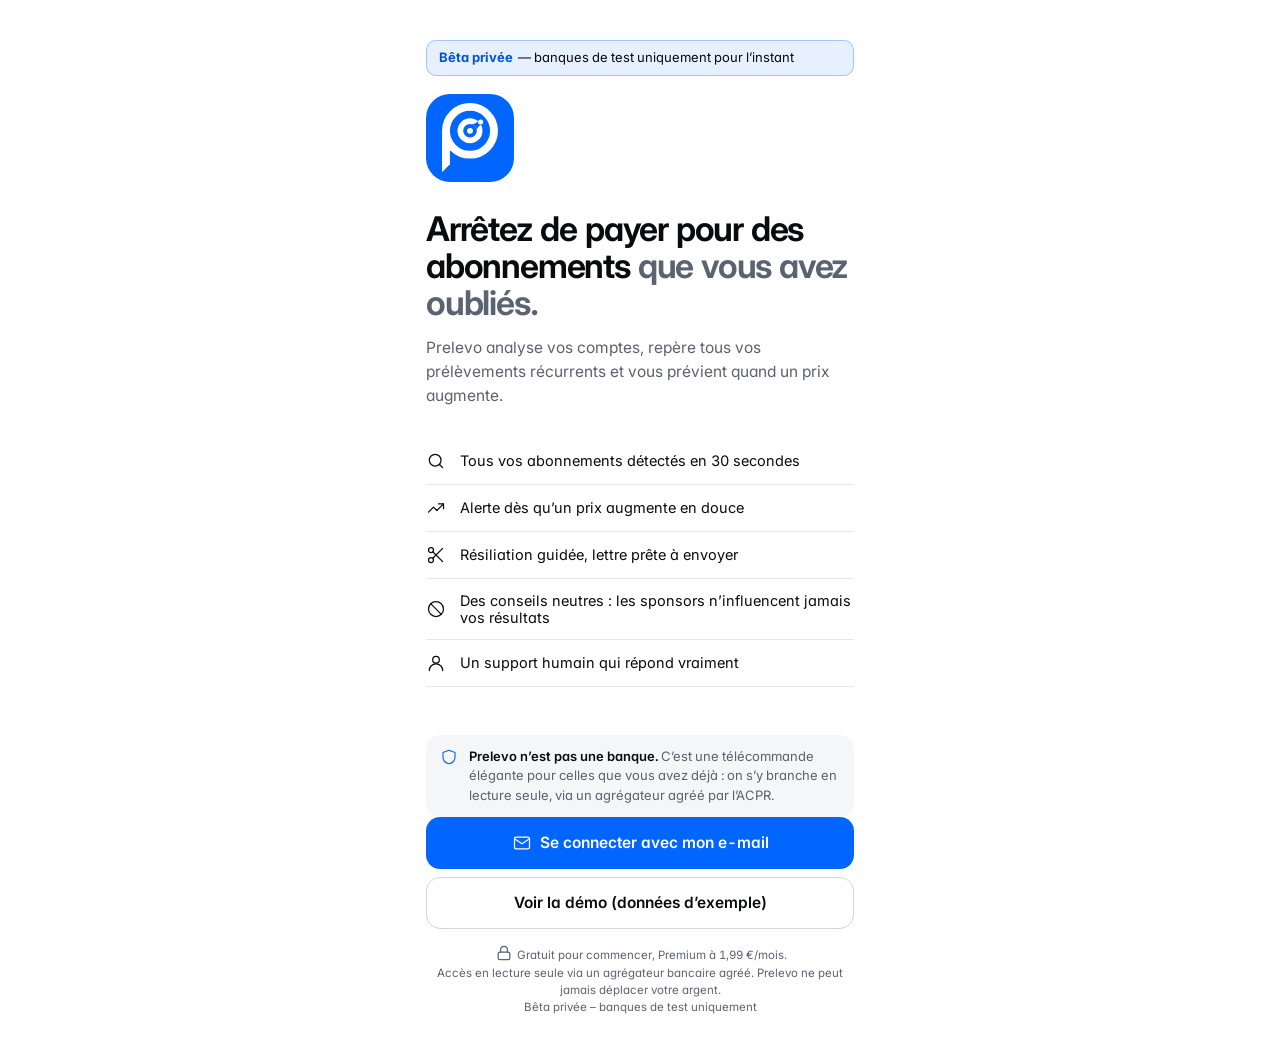
<file: ios-app/www/index.html>
<!doctype html>
<html lang="fr">
<head>
  <meta charset="utf-8">
  <meta name="viewport" content="width=device-width, initial-scale=1, viewport-fit=cover">
  <meta name="theme-color" content="#FFFFFF">
  <script>/* thème Jour / Nuit / Automatique, appliqué avant le CSS : pas de flash */
  (function(){var K='prelevo-theme',t,d=document.documentElement,m=window.matchMedia&&matchMedia('(prefers-color-scheme: dark)');
  try{t=localStorage.getItem(K)}catch(e){} if(t!=='light'&&t!=='dark')t='auto';
  function a(){var n=t==='dark'||(t==='auto'&&m&&m.matches);d.setAttribute('data-theme',n?'dark':'light');d.setAttribute('data-theme-pref',t);
    var c=document.querySelector('meta[name="theme-color"]');if(c)c.setAttribute('content',n?'#0A0B0D':'#FFFFFF');
    var s=document.querySelector('meta[name="apple-mobile-web-app-status-bar-style"]');if(s)s.setAttribute('content',n?'black':'default')}
  window.PrelevoTheme={get:function(){return t},set:function(v){t=(v==='light'||v==='dark')?v:'auto';try{t==='auto'?localStorage.removeItem(K):localStorage.setItem(K,t)}catch(e){}a()}};
  if(m){m.addEventListener?m.addEventListener('change',function(){if(t==='auto')a()}):m.addListener&&m.addListener(function(){if(t==='auto')a()})}
  a()})();</script>
  <meta name="color-scheme" content="light dark">
  <meta name="description" content="Prelevo – l'app qui traque vos abonnements. Maquette cliquable (données d'exemple).">
  <meta name="apple-mobile-web-app-capable" content="yes">
  <meta name="apple-mobile-web-app-status-bar-style" content="default">
  <meta name="apple-mobile-web-app-title" content="Prelevo">
  <link rel="manifest" href="manifest.json">
  <link rel="icon" href="icons/favicon.svg?v=85" type="image/svg+xml">
  <link rel="icon" href="icons/favicon-32.png?v=85" sizes="32x32" type="image/png">
  <link rel="apple-touch-icon" href="icons/apple-touch-icon-180.png?v=85" sizes="180x180">
  <link rel="stylesheet" href="styles.css?v=86">
  <title>Prelevo – l'app qui traque vos abonnements</title>
</head>
<body>
  <div id="app" class="app"></div>
  <nav id="tabbar" class="tabbar" hidden aria-label="Navigation principale">
    <a href="#/dashboard" data-tab="dashboard" aria-label="Accueil"><span class="ti"><svg class="i" viewBox="0 0 24 24" fill="none" stroke="currentColor" stroke-width="1.75" stroke-linecap="round" stroke-linejoin="round" aria-hidden="true"><path d="M4 11l8-7 8 7v9H4z"/></svg></span><span class="lab">Accueil</span></a>
    <a href="#/graphiques" data-tab="graphiques" aria-label="Graphiques"><span class="ti"><svg class="i" viewBox="0 0 24 24" fill="none" stroke="currentColor" stroke-width="1.75" stroke-linecap="round" stroke-linejoin="round" aria-hidden="true"><path d="M4 19V5M4 19h16"/><path d="M8 15l3.2-3.6 2.6 2.2L19 7"/></svg></span><span class="lab">Graphiques</span></a>
    <a href="#/abonnements" data-tab="abonnements" aria-label="Transactions"><span class="ti"><svg class="i" viewBox="0 0 24 24" fill="none" stroke="currentColor" stroke-width="1.75" stroke-linecap="round" stroke-linejoin="round" aria-hidden="true"><path d="M8 6h12M8 12h12M8 18h12M4 6h.01M4 12h.01M4 18h.01"/></svg></span><span class="lab">Transactions</span></a>
    <a href="#/alertes" data-tab="alertes" aria-label="Alertes"><span class="ti"><svg class="i" viewBox="0 0 24 24" fill="none" stroke="currentColor" stroke-width="1.75" stroke-linecap="round" stroke-linejoin="round" aria-hidden="true"><path d="M6 8a6 6 0 0 1 12 0c0 7 3 9 3 9H3s3-2 3-9"/><path d="M10.3 21a1.94 1.94 0 0 0 3.4 0"/></svg><i id="alert-dot" class="dot"></i></span><span class="lab">Alertes</span></a>
    <a href="#/premium" data-tab="premium" aria-label="Premium"><span class="ti"><svg class="i" viewBox="0 0 24 24" fill="none" stroke="currentColor" stroke-width="1.75" stroke-linecap="round" stroke-linejoin="round" aria-hidden="true"><path d="M12 3.5l2.6 5.3 5.9.9-4.3 4.1 1 5.8L12 16.9l-5.2 2.7 1-5.8-4.3-4.1 5.9-.9z"/></svg></span><span class="lab">Premium</span></a>
  </nav>
  <div id="toast" class="toast" role="status" aria-live="polite"></div>
  <script src="config.js"></script>
  <script src="powens.js"></script>
  <script src="api.js"></script>
  <script src="store.js?v=86"></script>
  <script src="app.js?v=86"></script>
  <link rel="stylesheet" href="native.css">
  <script src="links.js"></script>
  <script src="native.js"></script>
</body>
</html>
</file>
<file: ios-app/www/styles.css>
/* Prelevo – direction minimaliste noir + bleu (v4) */
@font-face{font-family:Inter;src:url("assets/fonts/inter-latin.woff2") format("woff2");font-weight:100 900;font-style:normal;font-display:swap}
:root{
  /* Palette Prelevo : Noir Radar #0A0B0D, Graphite #16181D, Bleu Radar #0066FF, Bleu Signal #4D94FF, Bleu Brume #E6F0FF */
  --bg:#FFFFFF; --surface:#FFFFFF; --soft:#F5F6F8; --chip:#F0F2F5;
  --ink:#0A0B0D; --ink2:#5B616E; --muted:#8A909C; --line:#E4E7EC; --line2:#D3D7DE;
  --accent:#0066FF;            /* Bleu Radar : unique couleur d'accent (actions, économies) */
  --accent-ink:#FFFFFF;        /* texte sur l'accent */
  --tint:#E6F0FF;              /* Bleu Brume */
  /* Palette stricte Bleu / Blanc / Noir */
  --ok:var(--accent);          /* succès, synchro OK, confirmations = bleu */
  --warn:var(--ink);           /* alertes (hausse de prix, double prélèvement) = noir + icône */
  --err:#C2372F;               /* rouge sourd, usage minimal : erreurs techniques réelles (banque déconnectée) */
  --up:#0C7A43;                /* entrées : vert lisible sur fond clair (le vert vif échoue au contraste) */
  --down:#C2372F;              /* sorties et actions destructrices, lisible sur fond clair */
  --accent-on-tint:#0054D6;    /* bleu proche de #0066FF, lisible sur Bleu Brume et sur --soft */
  /* alias de compatibilité (anciens noms utilisés dans le JS) */
  --mint:var(--accent); --red:var(--warn); --amber:var(--ink2); --blue:var(--ink);
  --mintbg:transparent; --redbg:transparent; --amberbg:transparent; --bluebg:transparent;
  --r:14px;
  --font:"Inter",-apple-system,BlinkMacSystemFont,"Segoe UI",Roboto,"Helvetica Neue",Arial,sans-serif;
}
:root{color-scheme:light}
:root[data-theme="dark"]{color-scheme:dark; --bg:#0A0B0D; --surface:#0A0B0D; --soft:#16181D; --chip:#1C1F25;
    --ink:#F3F4F6; --ink2:#AEB3BD; --muted:#7D838F; --line:#23262D; --line2:#30343C;
    --accent:#4D94FF; --accent-ink:#0A0B0D; --tint:#152241; --err:#F07167;
    --up:#3DDB8F; --down:#FF5A6A; --accent-on-tint:var(--accent); }
/* sans JS : on suit le système */
@media (prefers-color-scheme: dark){
  :root:not([data-theme]){color-scheme:dark; --bg:#0A0B0D; --surface:#0A0B0D; --soft:#16181D; --chip:#1C1F25;
    --ink:#F3F4F6; --ink2:#AEB3BD; --muted:#7D838F; --line:#23262D; --line2:#30343C;
    --accent:#4D94FF; --accent-ink:#0A0B0D; --tint:#152241; --err:#F07167;
    --up:#3DDB8F; --down:#FF5A6A; --accent-on-tint:var(--accent); }
}
*{box-sizing:border-box;margin:0;padding:0}
html,body{background:var(--bg);color:var(--ink);font-family:var(--font);-webkit-font-smoothing:antialiased;font-feature-settings:"tnum" 1,"cv11" 1}
a{color:inherit;text-decoration:none}
button{font:inherit;border:0;background:none;color:inherit;cursor:pointer}
.i{width:20px;height:20px;flex:none;display:inline-block;vertical-align:-4px}
.app{max-width:480px;margin:0 auto;min-height:100vh;padding:0 0 100px}
.screen{padding:calc(18px + env(safe-area-inset-top)) 22px 32px;animation:in .2s ease}
@keyframes in{from{opacity:0}to{opacity:1}}

/* barre du haut */
.topbar{display:flex;align-items:center;justify-content:space-between;gap:10px;margin-bottom:22px;min-height:40px}
.topbar h1{font-size:24px;font-weight:650;letter-spacing:-.025em}
.back,.gear{width:40px;height:40px;border-radius:50%;display:grid;place-items:center;color:var(--ink);
  background:color-mix(in srgb, var(--bg) 12%, transparent);
  border:1px solid color-mix(in srgb, #fff 28%, transparent);
  -webkit-backdrop-filter:blur(18px) saturate(1.7);
  backdrop-filter:blur(18px) saturate(1.7);
  box-shadow:inset 0 1px 0 color-mix(in srgb, #fff 45%, transparent)}
.brand{display:flex;align-items:center;gap:10px;font-weight:600;font-size:16px;letter-spacing:-.01em}
.brand .lg{display:flex}.brand img{width:auto;height:28px}
.demo{font-size:10.5px;color:var(--muted);letter-spacing:.02em;white-space:nowrap}
.hello{color:var(--ink2);font-size:14px;margin-bottom:6px;display:flex;align-items:center;gap:8px;flex-wrap:wrap}
.hello .demo{margin-left:auto}
.plan-pill{font-size:11px;font-weight:600;color:var(--muted);border:1px solid var(--line);border-radius:99px;padding:2px 8px}
.plan-pill.p{color:var(--accent-on-tint);border-color:transparent;background:var(--tint)}

/* cartes plates */
.card{background:var(--surface);border:1px solid var(--line);border-radius:var(--r);padding:18px;margin-bottom:14px}
.muted{color:var(--muted)} .small{font-size:12.5px} .center{text-align:center}

/* grand chiffre */
.hero{display:block;padding:18px 0 26px;margin-bottom:8px;border-bottom:1px solid var(--line)}
.hero .lbl{font-size:13px;color:var(--ink2)}
.hero .big{font-size:52px;font-weight:600;letter-spacing:-.045em;line-height:1.05;margin:8px 0 6px}
.hero .big span{font-size:17px!important;color:var(--muted);opacity:1!important;letter-spacing:0;font-weight:500}
.hero .sub{font-size:13.5px;color:var(--ink2)}
.bar{height:3px;background:var(--line);border-radius:99px;margin:20px 0 8px;overflow:hidden}
.bar i{display:block;height:100%;background:var(--ink)}
.bar-legend{display:flex;justify-content:space-between;font-size:12px;color:var(--muted)}

.grid2{display:grid;grid-template-columns:1fr 1fr;gap:0;margin:0 0 18px;border-bottom:1px solid var(--line)}
.kpi{padding:18px 0}
.kpi+.kpi{padding-left:18px;border-left:1px solid var(--line)}
.kpi .lbl{font-size:12.5px;color:var(--ink2);display:flex;align-items:center;gap:4px}
.kpi .lbl .i{width:14px;height:14px}
.kpi .val{font-size:26px;font-weight:600;letter-spacing:-.03em;margin-top:6px}
.kpi .hint{font-size:12px;color:var(--muted);margin-top:3px}
.kpi.green .val{color:var(--accent)}
.blur{filter:blur(7px);user-select:none}

.section-h{display:flex;justify-content:space-between;align-items:baseline;margin:28px 0 10px}
.section-h h2{font-size:13px;font-weight:600;color:var(--ink2);text-transform:uppercase;letter-spacing:.06em;display:flex;align-items:center;gap:6px}
.section-h h2 .i{width:15px;height:15px}
.section-h a{font-size:13px;color:var(--ink);font-weight:500;text-decoration:underline;text-underline-offset:3px;text-decoration-color:var(--line2)}

/* lignes */
.row{display:flex;align-items:center;gap:14px;padding:15px 0;border-bottom:1px solid var(--line)}
.row:last-child{border-bottom:0}
.card .row{padding:14px 0}
.logo{width:38px;height:38px;border-radius:50%;display:grid;place-items:center;font-weight:600;font-size:12.5px;flex:none;background:var(--chip)!important;color:var(--ink)!important;letter-spacing:.02em}
.row .mid{flex:1;min-width:0}
.row .name{font-weight:550;font-size:15px;line-height:1.35}
.row .meta{font-size:12.5px;color:var(--muted);margin-top:2px}
.row .amt{text-align:right;font-weight:550;font-size:15px;white-space:nowrap}
.row .amt small{display:block;font-weight:400;color:var(--muted);font-size:11.5px;margin-top:2px}

/* étiquettes discrètes (plus de pastilles colorées) */
.badge{display:inline-flex;align-items:center;gap:3px;font-size:11.5px;font-weight:500;margin-left:8px;color:var(--muted);vertical-align:1px}
.badge .i{width:12px;height:12px;vertical-align:-1px}
.b-red{color:var(--warn);font-weight:650} .b-green{color:var(--accent)} .b-amber,.b-blue,.b-lock{color:var(--muted)}
.strike{text-decoration:line-through;color:var(--muted)}

.chips{display:flex;gap:18px;overflow-x:auto;margin:0 0 6px;border-bottom:1px solid var(--line);scrollbar-width:none}
.chip{flex:none;padding:10px 0;font-size:13.5px;font-weight:500;color:var(--muted);border-bottom:1.5px solid transparent;margin-bottom:-1px;display:flex;align-items:center;gap:4px}
.chip .i{width:13px;height:13px}
.chip.on{color:var(--ink);border-bottom-color:var(--ink)}

/* encadrés : filet fin, pas de fond coloré */
.banner{display:flex;gap:12px;align-items:flex-start;border:1px solid var(--line);border-radius:var(--r);padding:15px;margin-bottom:12px;font-size:13.5px;line-height:1.45;color:var(--ink2)}
.banner .ic{line-height:0;color:var(--ink);padding-top:1px}
.banner b{display:block;font-size:14.5px;margin-bottom:2px;color:var(--ink);font-weight:600}
.banner.red .ic{color:var(--warn)}
.banner.err .ic{color:var(--err)}
.banner.green .ic{color:var(--accent)}
.banner a{color:var(--ink)}

/* boutons */
.btn{display:flex;align-items:center;justify-content:center;gap:8px;width:100%;min-height:52px;border-radius:12px;font-weight:600;font-size:15.5px;background:var(--accent);color:var(--accent-ink);text-align:center;padding:0 16px;line-height:1.2}
.btn.mint{background:var(--accent);color:var(--accent-ink)}
.btn.dark{background:var(--ink);color:var(--bg)}
.btn.ghost{background:transparent;color:var(--ink);border:1px solid var(--line2)}
.btn.danger{background:transparent;color:var(--ink);border:1px solid var(--line2)}
.btn+.btn{margin-top:10px}
.btn-pair{display:grid;grid-template-columns:1fr 1fr;gap:10px;margin:14px 0}
.btn-pair .btn{margin-top:0}
.small-btn{min-height:44px;font-size:14.5px;margin-top:12px}

/* détail */
.detail-head{text-align:left;padding:4px 0 22px;border-bottom:1px solid var(--line);margin-bottom:18px}
.detail-head .logo{width:46px;height:46px;font-size:14px;margin:0 0 14px}
.detail-head .price{font-size:44px;font-weight:600;letter-spacing:-.04em;margin-top:2px}
.detail-head .badge{margin-left:0;margin-right:12px}
.kv{display:flex;justify-content:space-between;gap:12px;padding:13px 0;border-bottom:1px solid var(--line);font-size:14px}
.kv:last-child{border-bottom:0}
.kv span:first-child{color:var(--ink2);display:flex;align-items:center;gap:8px}
.kv span:last-child{font-weight:500}
.card .kv{padding:12px 0}
.chart{display:flex;align-items:flex-end;gap:10px;height:110px;padding-top:12px}
.chart .col{flex:1;display:flex;flex-direction:column;align-items:center;gap:6px;font-size:10.5px;color:var(--muted)}
.chart .col i{display:block;width:100%;border-radius:3px;background:var(--line)}
.chart .col.up i{background:var(--ink)}

/* résiliation */
.steps{display:flex;gap:6px;margin-bottom:22px}
.steps i{flex:1;height:2px;background:var(--line)}
.steps i.on{background:var(--ink)}
.letter{background:var(--soft);border-radius:12px;padding:18px;font-family:ui-serif,Georgia,"Times New Roman",serif;font-size:13px;line-height:1.6;color:var(--ink);white-space:pre-wrap;max-height:330px;overflow:auto}
.option{display:flex;gap:14px;align-items:center;padding:16px;border-radius:12px;border:1px solid var(--line);margin-bottom:10px;background:transparent;width:100%;text-align:left}
.option.on{border-color:var(--ink);box-shadow:inset 0 0 0 1px var(--ink)}
.option .ic{line-height:0}
.option b{display:block;font-size:14.5px;font-weight:600}
.option span{font-size:12.5px;color:var(--muted)}
.success{text-align:center;padding:40px 10px}
.success .ok{width:64px;height:64px;border-radius:50%;border:1px solid var(--accent);color:var(--accent);display:grid;place-items:center;margin:0 auto 18px}
.success .ok .i{width:30px;height:30px}
.help-link{display:flex;justify-content:center;align-items:center;gap:6px;margin-top:16px;font-size:13.5px;color:var(--ink2);text-decoration:underline;text-underline-offset:3px;text-decoration-color:var(--line2)}
.help-link .i{width:16px;height:16px}

.al-lead{margin:-4px 2px 14px;color:var(--muted);font-size:14.5px}
.al-tools{display:flex;justify-content:flex-end;margin:-4px 2px 0}
.al-tools button{border:0;background:none;color:var(--accent);font:inherit;font-size:13.5px;font-weight:600;min-height:44px;padding:0 4px}
.al-row.unread .name{font-weight:650}
.al-row.unread .cat{box-shadow:inset 0 0 0 2px var(--accent)}

/* accueil */
.onb{min-height:100vh;display:flex;flex-direction:column;padding:calc(40px + env(safe-area-inset-top)) 26px 30px;background:var(--bg);color:var(--ink)}
.onb .lg{display:block}.onb .logo-xl{width:auto;height:60px;margin-bottom:34px}
.onb h1{font-size:34px;line-height:1.1;font-weight:650;letter-spacing:-.035em;margin-bottom:14px}
.onb h1 em{font-style:normal;color:var(--muted)}
.onb p.lead{color:var(--ink2);font-size:15.5px;line-height:1.55}
.onb ul{list-style:none;margin:30px 0;display:grid;gap:0}
.onb li{display:flex;gap:14px;align-items:center;font-size:14.5px;padding:13px 0;border-bottom:1px solid var(--line)}
.onb li span{line-height:0;color:var(--ink)}
.onb .spacer{flex:1}
.onb .fine{font-size:11.5px;color:var(--muted);text-align:center;margin-top:14px;line-height:1.5}
.banks{display:grid;grid-template-columns:1fr 1fr;gap:10px;margin:16px 0}
.bank{border:1px solid var(--line);border-radius:12px;padding:14px;display:flex;align-items:center;gap:10px;font-weight:500;font-size:14px;text-align:left}
.bank.on{border-color:var(--ink);box-shadow:inset 0 0 0 1px var(--ink)}
.bank .logo{width:32px;height:32px;font-size:11px}
.search{display:flex;align-items:center;gap:10px;border:1px solid var(--line);border-radius:12px;padding:0 14px;height:48px;color:var(--muted);font-size:14.5px}
.loader{text-align:center;padding:60px 10px}
.spin{width:44px;height:44px;border-radius:50%;border:1.5px solid var(--line);border-top-color:var(--ink);animation:sp 0.9s linear infinite;margin:0 auto 24px}
@keyframes sp{to{transform:rotate(360deg)}}
.scanlist{text-align:left;max-width:300px;margin:24px auto 0;display:grid;gap:12px;font-size:14px}
.scanlist div{opacity:.3;transition:opacity .3s;display:flex;gap:10px;align-items:center}
.scanlist div .i{color:var(--accent);width:18px;height:18px}
.scanlist div.done{opacity:1}

/* premium */
.plans{display:grid;gap:10px;margin:18px 0 12px}
.plan{position:relative;display:flex;align-items:center;gap:12px;width:100%;text-align:left;border:1px solid var(--line);border-radius:14px;padding:14px 16px;background:var(--surface);color:var(--ink)}
.plan.free{background:var(--soft);border-color:transparent}
.plan.free h3,.plan.free .p{color:var(--ink2)}
.plan.on{border-color:var(--accent);box-shadow:inset 0 0 0 1px var(--accent)}
.plan .radio{width:18px;height:18px;border-radius:50%;border:1.5px solid var(--line2);flex:none}
.plan.on .radio{border:5px solid var(--accent)}
.pl-l{flex:1;min-width:0}
.pl-l span{display:block;font-size:12.5px;color:var(--muted);margin-top:2px}
.pl-r{text-align:right;white-space:nowrap}
.plan h3{font-size:15px;color:var(--ink);font-weight:600;letter-spacing:-.01em}
.plan .save{white-space:nowrap;font-size:11px;font-weight:600;color:var(--accent-on-tint);background:var(--tint);border-radius:99px;padding:2px 7px;margin-left:4px;vertical-align:1px}
.plan .p{font-size:22px;font-weight:600;letter-spacing:-.03em}
.plan .p small{font-size:12.5px;font-weight:500;color:var(--muted);letter-spacing:0}
.rec-b{position:absolute;top:-9px;right:14px;background:var(--accent);color:var(--accent-ink);font-style:normal;font-size:10.5px;font-weight:600;padding:2px 8px;border-radius:99px;letter-spacing:.02em}
.plan-stack{display:grid}
.plan-stack.on .plan{border-bottom-left-radius:0;border-bottom-right-radius:0}
.plan-stack.on .perks{border:1px solid var(--accent);border-top:0;border-radius:0 0 14px 14px;background:var(--soft);margin-top:-1px}
.perks summary{list-style:none;cursor:pointer;display:flex;align-items:center;justify-content:space-between;gap:8px;min-height:44px;padding:12px 16px;font-size:13.5px;font-weight:600;color:var(--ink2)}
.perks summary::-webkit-details-marker{display:none}
.perks summary:after{content:"";width:8px;height:8px;border-right:1.6px solid var(--muted);border-bottom:1.6px solid var(--muted);transform:rotate(45deg);margin-top:-4px;flex:none}
.perks[open] summary:after{transform:rotate(-135deg);margin-top:4px}
.perks ul{list-style:none;padding:0 16px 12px;display:grid;gap:8px}
.perks li{font-size:14px;color:var(--ink);padding-left:18px;position:relative}
.perks li:before{content:"";position:absolute;left:0;top:6px;width:9px;height:5px;border-left:1.6px solid var(--accent);border-bottom:1.6px solid var(--accent);transform:rotate(-45deg)}
.payoff{display:flex;gap:8px;margin:14px 0 10px}
.payoff>div{flex:1;min-width:0;border:1px solid var(--line);border-radius:14px;padding:12px 12px 10px;background:var(--surface)}
.payoff .k{font-size:12px;color:var(--muted);line-height:1.35}
.payoff b{display:block;margin:3px 0 1px;font-size:22px;letter-spacing:-.03em;font-weight:650}
.payoff .win{border-color:color-mix(in srgb, var(--up) 50%, var(--line))}
.payoff .win b{color:var(--up)}
.found-list{list-style:none;margin:0 0 4px;padding:0;display:grid;gap:6px}
.found-list li{font-size:13.5px;color:var(--ink2);padding-left:16px;position:relative}
.found-list li:before{content:"";position:absolute;left:0;top:7px;width:6px;height:6px;border-radius:50%;background:var(--accent)}
.cmp-more{margin:0 0 16px}
.cmp-more>summary{list-style:none;cursor:pointer;display:flex;align-items:center;justify-content:space-between;gap:8px;padding:14px 16px;border:1px solid var(--line);border-radius:14px;background:var(--surface);font-weight:600;font-size:14.5px;color:var(--ink)}
.cmp-more>summary::-webkit-details-marker{display:none}
.cmp-more>summary:after{content:"";width:8px;height:8px;border-right:1.6px solid var(--muted);border-bottom:1.6px solid var(--muted);transform:rotate(45deg);margin-top:-4px;flex:none}
.cmp-more[open]>summary{border-radius:14px 14px 0 0}
.cmp-more[open]>summary:after{transform:rotate(-135deg);margin-top:4px}
.cmp-more .card{border-radius:0 0 14px 14px;border-top:0;margin:0}
.sub-bar{position:fixed;left:14px;right:14px;bottom:calc(88px + env(safe-area-inset-bottom));z-index:12;max-width:452px;margin:0 auto}
.sub-bar .btn{flex-direction:column;gap:1px;min-height:54px;border-radius:16px;padding:8px 16px;box-shadow:0 10px 28px color-mix(in srgb, var(--accent) 42%, transparent)}
.sub-bar .btn small{font-size:12px;font-weight:550;opacity:.88}
body:has(.sub-bar) .app{padding-bottom:calc(150px + env(safe-area-inset-bottom))}
.cmp{width:100%;border-collapse:collapse;font-size:13.5px}
.cmp th{font-size:11.5px;color:var(--muted);font-weight:500;text-align:center;padding:4px 4px 10px;text-transform:uppercase;letter-spacing:.05em}
.cmp th:first-child{text-align:left}
.cmp td{padding:11px 4px;border-top:1px solid var(--line);text-align:center;color:var(--ink2)}
.cmp td:first-child{text-align:left;color:var(--ink)}
.cmp .i{width:16px;height:16px}
.y{color:var(--accent)!important;font-weight:500} .n{color:var(--muted)!important}
.toggle{display:flex;border:1px solid var(--line);border-radius:10px;padding:3px;margin-bottom:6px}
.toggle button{flex:1;height:36px;border-radius:7px;font-weight:500;font-size:13.5px;color:var(--muted)}
.toggle button.on{background:var(--ink);color:var(--bg)}
.trial{display:flex;justify-content:center;align-items:center;gap:8px;font-size:13.5px;color:var(--ink2);margin-bottom:18px}
.trial b{color:var(--ink);font-weight:600}
.trial>span{text-align:center;line-height:1.45}
.trial .sel{color:var(--ink);font-weight:600}
.trial .i{width:17px;height:17px;color:var(--accent)}
.prem-title{font-size:25px;font-weight:650;letter-spacing:-.02em;text-align:center;margin:2px 0 16px}
.paccs{display:grid;gap:10px}
.pacc{border:1px solid var(--line);border-radius:14px;background:var(--surface);overflow:hidden}
.pacc.is-free{background:var(--soft);border-color:transparent}
.pacc.is-current{border-color:var(--accent);box-shadow:inset 0 0 0 1px var(--accent)}
.pacc h2{margin:0;font:inherit}
.pacc h2 button{display:flex;align-items:center;gap:12px;width:100%;min-height:52px;padding:12px 16px;text-align:left;color:var(--ink)}
.pacc h2 button:focus-visible{outline:2px solid var(--accent);outline-offset:-2px}
.pacc-name{flex:1;min-width:0;font-size:15.5px;font-weight:600;letter-spacing:-.01em}
.pacc-name em{display:block;margin-top:2px;font-style:normal;font-size:12px;font-weight:600;color:var(--accent-on-tint)}
.pacc-price{font-size:15.5px;font-weight:600;letter-spacing:-.02em;white-space:nowrap}
.pacc h2 button:after{content:"";width:8px;height:8px;border-right:1.6px solid var(--muted);border-bottom:1.6px solid var(--muted);transform:rotate(45deg);margin-top:-4px;flex:none}
.pacc h2 button[aria-expanded="true"]:after{transform:rotate(-135deg);margin-top:4px}
.pacc-panel{padding:2px 16px 16px}
.pacc-panel ul{list-style:none;display:grid;gap:8px;margin:0 0 14px}
.pacc-panel li{font-size:14.5px;line-height:1.35;color:var(--ink);padding-left:18px;position:relative}
.pacc-panel li:before{content:"";position:absolute;left:0;top:7px;width:9px;height:5px;border-left:1.6px solid var(--accent);border-bottom:1.6px solid var(--accent);transform:rotate(-45deg)}

/* barre d'onglets — liquid glass */
.tabbar{position:fixed;bottom:calc(8px + env(safe-area-inset-bottom));left:14px;right:14px;max-width:452px;margin:0 auto;display:flex;gap:2px;padding:5px;z-index:10;border-radius:32px;isolation:isolate;overflow:hidden;
  background:color-mix(in srgb, var(--bg) 10%, transparent);
  border:1px solid color-mix(in srgb, #fff 22%, transparent);
  -webkit-backdrop-filter:blur(32px) saturate(1.8);
  backdrop-filter:blur(32px) saturate(1.8);
  box-shadow:inset 0 1px 0 color-mix(in srgb, #fff 28%, transparent), inset 0 -1px 0 color-mix(in srgb, #fff 6%, transparent), 0 12px 32px rgba(0,0,0,.18)}
.tabbar::before{content:"";position:absolute;inset:0;border-radius:inherit;pointer-events:none;background:linear-gradient(180deg, color-mix(in srgb, #fff 10%, transparent), transparent 42%);z-index:0}
.tabbar[hidden],.tx[hidden],.bank[hidden],.mo[hidden],.day[hidden]{display:none}
.tabbar a{flex:1;display:flex;flex-direction:row;align-items:center;justify-content:center;gap:7px;min-width:0;height:52px;font-size:14px;font-weight:600;letter-spacing:-.02em;color:var(--ink);position:relative;border-radius:26px}
.tabbar a .ti{position:relative;line-height:0;display:grid;place-items:center}
.tabbar a .i{width:24px;height:24px}
.tabbar a .lab{display:none;white-space:nowrap}
.tabbar a.on{flex:0 0 auto;padding:0 16px 0 14px;color:#fff;background:rgba(8,9,12,.42);box-shadow:inset 0 1px 0 rgba(255,255,255,.2)}
.tabbar a.on .lab{display:block}
:root[data-theme="light"] .tabbar a.on{color:#0A0B0D;background:color-mix(in srgb, #fff 55%, transparent);box-shadow:0 1px 3px rgba(10,11,13,.08), inset 0 0 0 .5px rgba(10,11,13,.06)}
.tabbar .dot{position:absolute;top:-2px;right:-5px;width:7px;height:7px;border-radius:50%;background:var(--accent);display:none;box-shadow:0 0 0 2px rgba(20,20,22,.4)}
.tabbar .dot.show{display:block}
.toast{position:fixed;left:50%;bottom:100px;transform:translateX(-50%) translateY(12px);background:var(--ink);color:var(--bg);padding:12px 16px;border-radius:10px;font-size:14px;opacity:0;pointer-events:none;transition:.2s;max-width:90%;z-index:20}
.toast.show{opacity:1;transform:translateX(-50%)}

/* verrous et aperçus */
.teaser{display:flex;align-items:center;gap:14px;padding:15px 0;border-bottom:1px solid var(--line)}
.teaser .tl{width:34px;height:34px;border-radius:50%;border:1px solid var(--line);display:grid;place-items:center;flex:none;color:var(--ink2)}
.teaser .tl .i{width:16px;height:16px}
.teaser b{display:block;font-size:14.5px;font-weight:600}
.teaser span{font-size:12.5px;color:var(--muted)}
.teaser>div:nth-child(2){flex:1}
.teaser .tc{font-size:13px;font-weight:600;color:var(--accent);white-space:nowrap}
.locked-wrap{position:relative}
.locked-wrap .lock{filter:blur(3px);pointer-events:none;user-select:none;opacity:.7}
.locked-cta{position:absolute;inset:0;display:grid;place-items:center}
.lc-box{background:var(--bg);border:1px solid var(--line);border-radius:14px;padding:18px;text-align:center;max-width:88%;font-size:13.5px}
.lc-box b{font-weight:600}
.lc-trial{display:block;font-size:12px;color:var(--muted);margin-top:8px}
.lc-box a{display:inline-block;margin-top:12px;background:var(--accent);color:var(--accent-ink);font-weight:600;padding:10px 16px;border-radius:10px}
.locked-btn{color:var(--ink2)!important}

/* zéro pub */
.neutral{display:flex;gap:14px;align-items:flex-start;border-top:1px solid var(--line);border-bottom:1px solid var(--line);padding:18px 0;margin:24px 0;font-size:13px;line-height:1.5;color:var(--ink2)}
.neutral .nic{line-height:0;color:var(--ink)}
.neutral b{display:block;font-size:14.5px;margin-bottom:2px;color:var(--ink);font-weight:600}

/* banques */
.bankstrip{display:flex;align-items:center;gap:12px;border:1px solid var(--line);border-radius:12px;padding:11px 14px;margin:12px 0 4px}
.bs-logos{display:flex}
.bs-l{width:28px;height:28px;border-radius:50%;font-size:10px;font-weight:600;display:grid;place-items:center;margin-right:-6px;border:2px solid var(--bg);position:relative;background:var(--chip)!important;color:var(--ink)}
.bs-l .st{position:absolute;right:-2px;bottom:-2px;width:8px;height:8px;border-radius:50%;border:1.5px solid var(--bg)}
.st.ok{background:var(--ok)} .st.warn{background:var(--ink2)} .st.err{background:var(--err)}
.bs-txt{flex:1;margin-left:6px;font-size:13.5px}
.bs-txt b{font-weight:550}
.bs-txt span{display:block;font-size:12px;color:var(--muted)}
.chev{color:var(--muted);line-height:0}
.chev .i{width:16px;height:16px}
.t-red{color:var(--err)!important} .t-amber{color:var(--ink)!important}
.status{font-size:12px;font-weight:500}
.status.ok{color:var(--ok)} .status.err{color:var(--err)}
.bankcard .kv{font-size:13.5px}
.meter{height:2px;border-radius:99px;background:var(--line);overflow:hidden;margin-top:6px}
.meter i{display:block;height:100%}
.bankcard .banner{border:0;padding:12px 0 0;margin:0}

/* support */
.support .sup-head{display:flex;gap:12px;align-items:center}
.avatars{display:flex}
.avatars span{width:30px;height:30px;border-radius:50%;font-weight:600;font-size:12px;display:grid;place-items:center;border:2px solid var(--bg);margin-right:-8px;background:var(--chip)!important;color:var(--ink)}
.sup-head>div:last-child{margin-left:8px}
.sup-head b{font-weight:600}
.sup-mini{display:flex;align-items:center;gap:12px}
.sup-mini>div{flex:1;margin-left:8px;font-size:13.5px}
.sup-mini span{display:block}
.sup-mini div span{font-size:12.5px;color:var(--muted)}
.kv.lnk{color:inherit}
.ic-round{width:38px;height:38px;border-radius:50%;border:1px solid var(--accent);color:var(--accent);display:grid;place-items:center;flex:none}
.chat-who{display:flex;gap:10px;align-items:center;flex:1;margin-left:6px}
.chat-who b{font-weight:600}
.av{width:34px;height:34px;border-radius:50%;font-weight:600;display:grid;place-items:center;background:var(--chip)!important;color:var(--ink);font-size:13px}
.chat{display:flex;flex-direction:column;gap:14px;margin:8px 0 18px}
.msg{max-width:82%}
.msg.me{align-self:flex-end;text-align:right}
.bubble{background:var(--soft);padding:12px 14px;border-radius:14px;font-size:14px;line-height:1.5;text-align:left}
.msg.me .bubble{background:var(--ink);color:var(--bg)}
.msg .h{font-size:11px;color:var(--muted);margin-top:4px}
.chat-input{display:flex;gap:8px;border:1px solid var(--line);border-radius:12px;padding:5px}
.chat-input input{flex:1;border:0;outline:0;font:inherit;font-size:15px;padding:0 10px;background:none;color:var(--ink)}
.send{width:44px;height:44px;border-radius:9px;background:var(--ink);color:var(--bg);display:grid;place-items:center;flex:none}

/* Carte « Solde » – carte sombre façon tableau de bord patrimonial (même en mode clair) */
.gcard{background:#0A0B0D;color:#F3F4F6;border-radius:18px;padding:18px 16px 12px;margin:18px 0 6px}
.g-top{display:flex;justify-content:space-between;align-items:center;gap:8px}
.g-title{display:flex;align-items:center;gap:4px;font-size:17px;font-weight:600;color:#F3F4F6;letter-spacing:-.01em}
.g-title .i{width:16px;height:16px;color:#8A909C}
.g-pills{display:flex;gap:2px}
.g-pill{font-size:12px;font-weight:600;color:#8A909C;padding:6px 9px;border-radius:99px;letter-spacing:.01em}
.g-pill.on{background:#1F2430;color:#F3F4F6}
.g-date{font-size:12px;color:#8A909C;margin-top:14px;min-height:16px;white-space:nowrap;overflow:hidden;text-overflow:ellipsis}
.g-sub{color:#4D94FF}
.g-big{font-size:30px;font-weight:600;letter-spacing:-.03em;color:#FFFFFF;margin:2px 0 10px;font-variant-numeric:tabular-nums}
.g-svg{display:block;width:100%;height:auto;overflow:visible;touch-action:pan-y}
.g-grid{stroke:#4A505C;stroke-width:1;stroke-dasharray:1 4;opacity:.7}
.g-ax{fill:#6F7683;font-size:9px;font-family:var(--font)}
.g-line{fill:none;stroke:#4D94FF;stroke-width:1.3;stroke-linejoin:round}
.g-dot{fill:#4D94FF;opacity:.95}
.g-cur{stroke:#5B616E;stroke-width:1;stroke-dasharray:2 3}
.g-sel{fill:#FFFFFF;stroke:#4D94FF;stroke-width:1.5}
.g-hit{fill:transparent;cursor:crosshair}
[data-theme="dark"] .gcard{background:#16181D}
@media (prefers-color-scheme: dark){ :root:not([data-theme]) .gcard{background:#16181D} }

/* pubs (version gratuite uniquement) */
.ad{margin:22px 0 6px}
.ad-h{display:flex;justify-content:space-between;align-items:center;margin:0 2px 7px;font-size:11.5px}
.ad-tag{font-weight:600;color:var(--muted);text-transform:uppercase;letter-spacing:.07em;font-size:10.5px;border:1px solid var(--line);border-radius:5px;padding:1px 6px}
.ad-h a{color:var(--accent);font-weight:500;text-decoration:none}
.ad-body{display:flex;align-items:center;gap:12px;border:1px dashed var(--line2);border-radius:14px;padding:14px;text-decoration:none;color:var(--ink);background:var(--bg)}
.ad-logo{width:38px;height:38px;border-radius:10px;color:#fff;font-size:12px;font-weight:700;display:grid;place-items:center;flex:none}
.ad-txt{flex:1;min-width:0;display:flex;flex-direction:column;gap:2px;font-size:12.5px;color:var(--muted);line-height:1.4}
.ad-txt b{font-size:14px;color:var(--ink);font-weight:600;line-height:1.3}
.ad-brand{font-size:11.5px;color:var(--ink2);font-weight:500}
.ad-brand i{font-style:normal;color:var(--muted);font-weight:400;margin-left:4px}
.ad-cta{font-size:12.5px;font-weight:600;color:var(--ink);border:1px solid var(--line);border-radius:99px;padding:6px 11px;white-space:nowrap}

/* Banque de test Powens (sandbox) */
.demo.live{color:var(--accent-ink);background:var(--accent,#0066FF);padding:3px 8px;border-radius:999px;font-weight:650;letter-spacing:0}
.pw-note{margin:12px 0 4px;padding:12px 14px;border:1px dashed var(--line,#D9DEE7);border-radius:14px;font-size:12.5px;line-height:1.45;color:var(--ink2,#3A4458)}
.pw-note b{display:block;color:var(--ink,#0A0B0D);font-size:13px;margin-bottom:6px}
.pw-note div{margin:3px 0}
.pw-note div span{display:inline-block;min-width:118px;font-weight:650;color:var(--ink,#0A0B0D)}
.pw-note p{margin:8px 0 0;color:var(--muted,#6B7280);font-size:11.5px}
.kv .nw{white-space:nowrap;margin-left:10px}

/* logo : jambe noire (jour) / blanche (nuit) */
.lg .lg-d{display:none}
[data-theme="dark"] .lg .lg-l{display:none}
[data-theme="dark"] .lg .lg-d{display:block}
@media (prefers-color-scheme: dark){ :root:not([data-theme]) .lg .lg-l{display:none} :root:not([data-theme]) .lg .lg-d{display:block} }
/* sélecteur de thème (Aide et réglages) */
.theme-card .seg{display:grid;grid-template-columns:repeat(3,1fr);gap:3px;background:var(--chip);border-radius:12px;padding:3px;margin-top:10px}
.seg button{height:40px;border-radius:9px;font-weight:550;font-size:13.5px;white-space:nowrap;min-width:0;color:var(--ink2);display:flex;align-items:center;justify-content:center;gap:7px;transition:background .15s,color .15s}
.seg button .i{width:16px;height:16px;margin-right:-1px}
.seg button.on{background:var(--surface);color:var(--ink);box-shadow:0 1px 2px rgba(10,11,13,.12),0 0 0 1px var(--line)}
.seg button.on .i{color:var(--accent)}
.seg button:focus-visible{outline:2px solid var(--accent);outline-offset:1px}
@media (max-width:359px){.seg button .i{display:none}.seg button{font-size:12px;padding:0 1px;letter-spacing:-.01em}}

/* ---------- compte Prelevo (API) : connexion, suppression ---------- */
.login .lg{display:block}.login .logo-l{height:46px;width:auto}
.login-form{display:flex;flex-direction:column;gap:8px;margin-top:22px}
.login-form input{height:50px;border-radius:12px;border:1px solid var(--line2);background:var(--surface);color:var(--ink);padding:0 14px;font:inherit;font-size:16px}
.login-form input:focus{outline:2px solid var(--accent);outline-offset:1px;border-color:transparent}
.login-form .btn{margin-top:6px}
.btn:disabled{opacity:.45;cursor:not-allowed}
.btn.danger-ghost{background:transparent;color:var(--err,#D93025);border:1px solid var(--line2);margin-top:8px}
.btn.danger:not(:disabled){background:var(--err,#D93025);color:#fff;border-color:transparent}
.del-list{list-style:none;padding:0;margin:4px 0 0;display:flex;flex-direction:column;gap:8px}
.del-list li{display:flex;gap:9px;align-items:flex-start;font-size:14.5px;line-height:1.4;color:var(--ink2)}
.del-list .i{width:18px;height:18px;flex:none;color:var(--accent);margin-top:1px}
.del-confirm{display:flex;gap:10px;align-items:center;margin:16px 2px 12px;font-size:14.5px;font-weight:550}
.del-confirm input{width:20px;height:20px;accent-color:var(--accent)}
.brk{overflow-wrap:anywhere;word-break:break-word}

/* ---------- Accueil « au quotidien » (v16) ---------- */
.home .topbar{margin-bottom:14px}
.greet{display:flex;align-items:flex-end;justify-content:space-between;gap:12px;margin-bottom:18px}
.greet .g-day{font-size:13px;color:var(--muted);font-weight:500;margin-bottom:2px}
.greet h1{font-size:26px;font-weight:650;letter-spacing:-.03em;line-height:1.15}
.greet .g-tags{display:flex;gap:6px;align-items:center;flex-wrap:wrap;justify-content:flex-end}
.total{background:var(--soft);border-radius:22px;padding:20px 20px 16px;margin-bottom:6px;position:relative;overflow:hidden}
.total .lbl{font-size:13px;color:var(--ink2);font-weight:500}
.total .amount{font-size:46px;font-weight:650;letter-spacing:-.045em;line-height:1.05;margin:10px 0 6px;white-space:nowrap;font-variant-numeric:tabular-nums}
.amount-row{display:flex;align-items:center;gap:8px}
.amount-row .amount{flex:1;min-width:0}
.eye{width:44px;height:44px;border-radius:50%;border:1px solid var(--line);background:transparent;color:var(--ink2);display:grid;place-items:center;flex:none}
.eye .i{width:18px;height:18px}
.account{padding-bottom:36px}
.acct-id{display:flex;align-items:center;gap:14px;margin:8px 2px 4px}
.acct-id h1{font-size:30px;font-weight:650;letter-spacing:-.04em;line-height:1}
.acct-id p{margin:4px 0 0;color:var(--muted);font-size:15px}
.one-card{display:flex;align-items:center;gap:12px;margin:16px 0 4px;padding:16px;border-radius:18px;background:var(--soft);color:inherit}
.one-card b{display:block;font-size:17px;font-weight:650;letter-spacing:-.02em}
.one-card span{display:block;margin-top:4px;color:var(--muted);font-size:14px;line-height:1.35}
.one-card .logo-chip{width:64px;height:64px;border-radius:18px}
.help-card{display:flex;align-items:center;gap:14px;margin-top:18px;padding:16px;border:1px solid var(--line);border-radius:18px;color:inherit}
.help-card b{display:block;font-size:16.5px;font-weight:650}
.help-card span{display:block;margin-top:3px;color:var(--muted);font-size:13.5px;line-height:1.35}
.help-ic{width:42px;height:42px;border-radius:50%;background:color-mix(in srgb, var(--ink) 10%, transparent);color:var(--ink);display:grid;place-items:center;flex:none}
.acct-row.danger{color:var(--down)}
.acct-row.danger .acct-ic{color:var(--down)}
.acct-foot{margin:8px 4px 0;color:var(--muted);font-size:12.5px;line-height:1.4}
.acct-legal{margin:26px 12px 0;text-align:center;color:var(--muted);font-size:12.5px;line-height:1.5}
.acct-legal .brand-mark{margin:0 auto 12px}
.acct-legal a{color:var(--ink2);text-decoration:underline}
.acct-top{display:flex;align-items:center;margin-bottom:8px}
.acct-head{display:flex;align-items:center;justify-content:space-between;gap:12px;margin:4px 0 8px}
.acct-head h1{font-size:34px;font-weight:650;letter-spacing:-.04em;line-height:1}
.logo-chip{width:52px;height:52px;border-radius:16px;display:grid;place-items:center;flex:none;overflow:hidden}
.logo-chip img{width:34px;height:auto}
.look-bar{display:grid;grid-template-columns:44px 1fr 44px;align-items:center}
.look-bar h1{text-align:center;font-size:18px;font-weight:650}
.th-radio,.th-auto{display:flex;align-items:center;gap:14px;width:100%;border:0;border-top:1px solid var(--line2);background:none;color:inherit;font:inherit;text-align:left}
.th-card > :first-child{border-top:0}
.th-radio{min-height:56px;font-size:17px;font-weight:550}
.rdot{box-sizing:border-box;width:22px;height:22px;border-radius:50%;border:1.5px solid var(--muted);flex:none}
.th-radio[aria-checked="true"] .rdot{border:6px solid var(--accent)}
.th-auto{min-height:74px;padding:12px 2px}
.th-auto b{display:block;font-size:17px;font-weight:600}
.th-auto small{display:block;margin-top:3px;color:var(--muted);font-size:13px;line-height:1.35;font-weight:450}
.icon-grid{display:grid;grid-template-columns:repeat(3,1fr);gap:6px;padding:16px 2px 6px}
.icon-opt{position:relative;border:0;background:none;color:var(--ink2);font:inherit;font-size:13px;padding:0 0 8px}
.tile{width:74px;height:74px;border-radius:18px;display:grid;place-items:center;overflow:hidden;margin:0 auto 8px}
.tile img{width:48px;height:auto}
.t-defaut{background:#fff;box-shadow:inset 0 0 0 1px rgba(10,11,13,.12)}
.t-noir{background:#0A0B0D}
.t-bleu{background:#0066FF}
.t-bleu img{filter:brightness(0) invert(1)}
.glyph{display:block;width:46px;height:56px;background:#0066FF;-webkit-mask:url("icons/logo-mark-white.svg") center / contain no-repeat;mask:url("icons/logo-mark-white.svg") center / contain no-repeat}
.logo-chip .glyph{width:34px;height:42px}
.logo-chip.l .glyph{width:42px;height:52px}
.logo-chip.xl .glyph{width:56px;height:68px}
.onb .logo-chip.xl{width:88px;height:88px;border-radius:24px;margin:6px 0 28px}
.onb .logo-chip.xl img{width:56px}
.login .logo-chip.l{width:64px;height:64px;border-radius:18px;margin-top:8px}
.login .logo-chip.l img{width:42px}
.brand-mark{width:22px;height:28px;flex:none;display:block;background:#fff;-webkit-mask:url("icons/logo-mark-white.svg") center / contain no-repeat;mask:url("icons/logo-mark-white.svg") center / contain no-repeat}
:root[data-theme="light"] .brand-mark{background:#0A0B0D}
@media (prefers-color-scheme: light){ :root:not([data-theme]) .brand-mark{background:#0A0B0D} }
.icon-opt.on .tile{box-shadow:0 0 0 3px var(--accent)}
.ibadge{position:absolute;top:2px;left:calc(50% + 16px);width:22px;height:22px;border-radius:50%;background:var(--accent);color:var(--accent-ink);display:grid;place-items:center}
.ibadge .i{width:14px;height:14px}
.icon-note{margin:4px 4px 14px;color:var(--muted);font-size:12.5px;line-height:1.4}
.acct-k{font-size:15px;font-weight:550;letter-spacing:0;text-transform:none;color:var(--muted);margin:18px 4px 8px}
.menu-card{background:var(--soft);border-radius:18px;padding:2px 14px}
.menu-card .acct-row{border-top:1px solid var(--line2)}
.menu-card .acct-row:first-child,.menu-card .look-block{border-top:1px solid var(--line2)}
.menu-card > :first-child{border-top:0}
.acct-row{display:flex;align-items:center;gap:14px;width:100%;min-height:54px;padding:8px 2px;border:0;background:none;color:inherit;font:inherit;text-align:left}
.acct-ic{width:26px;display:grid;place-items:center;flex:none;color:var(--ink)}
.acct-ic .i{width:22px;height:22px}
.acct-lab{flex:1;font-size:16.5px;font-weight:550}
.acct-aside{color:var(--accent-on-tint);font-size:13.5px;font-weight:650}
.acct-go{color:var(--muted);flex:none}.acct-go .i{width:16px;height:16px}
.sw{width:48px;height:28px;border-radius:99px;background:var(--chip);border:1px solid var(--line);position:relative;flex:none}
.sw::after{content:"";position:absolute;top:2px;left:2px;width:22px;height:22px;border-radius:50%;background:#fff;box-shadow:0 1px 3px rgba(10,11,13,.28);transition:transform .18s cubic-bezier(.2,.7,.2,1)}
.sw.on{background:var(--accent);border-color:var(--accent)}
.sw.on::after{transform:translateX(20px)}
.parrain-card .acct-row{min-height:68px}
.parrain-card .acct-lab{font-size:17px;font-weight:500}
.ref-box{background:var(--soft);border-radius:18px;padding:22px 18px;text-align:center}
.ref-box p{margin:0;color:var(--ink2);font-size:14.5px;line-height:1.4}
.ref-box .muted{font-size:13px}
.ref-code{margin:8px 0 12px!important;color:var(--ink);font-size:28px;font-weight:700;letter-spacing:.06em}
.ref-note{margin-top:22px}
.ref-note label{display:block;margin:0 4px 8px;color:var(--muted);font-size:14px}
.ref-line{display:flex;gap:8px}
.ref-line input{flex:1;min-width:0;height:48px;border-radius:14px;border:1px solid var(--line);background:var(--soft);color:var(--ink);padding:0 14px;font:inherit;font-size:16px}
.ref-line .btn{width:auto;padding:0 16px}
.ref-sum{display:flex;align-items:baseline;gap:8px;margin:4px 4px 14px}
.ref-sum b{font-size:28px;letter-spacing:-.03em}
.ref-sum span{color:var(--muted);font-size:14px}
.ref-person{display:flex;align-items:center;gap:12px;min-height:68px;border-top:1px solid var(--line2)}
.ref-person:first-child{border-top:0}
.ref-person b{display:block;font-size:16px;font-weight:600}
.ref-person span{display:block;margin-top:2px;color:var(--muted);font-size:13px;line-height:1.3}
.ref-person div{flex:1;min-width:0}
.ref-status{font-style:normal;font-size:12px;font-weight:700;padding:4px 8px;border-radius:99px;background:var(--chip);color:var(--muted);flex:none}
.ref-status.offert{background:var(--tint);color:var(--accent-on-tint)}
.ref-status.inscrit{color:var(--ink2)}
.ref-steps{margin:0 0 14px;padding:0;list-style:none;counter-reset:rf}
.ref-steps li{counter-increment:rf;position:relative;padding:0 0 16px 40px}
.ref-steps li::before{content:counter(rf);position:absolute;left:0;top:0;width:28px;height:28px;border-radius:50%;background:var(--tint);color:var(--accent);font-weight:700;display:grid;place-items:center}
.ref-steps b{display:block;font-size:16px}
.ref-steps span{display:block;margin-top:2px;color:var(--ink2);font-size:14px;line-height:1.35}
.acct-foot .demo{display:inline-flex;margin-left:6px}
.masked{letter-spacing:.18em;font-weight:650}
button.kv{width:100%;border:0;background:transparent;font:inherit;color:inherit;text-align:left;cursor:pointer}
.m-dec{font-size:.48em;font-weight:550;letter-spacing:-.01em;color:var(--ink2);margin-left:1px}
.total .delta{font-size:13px;color:var(--ink2);display:flex;align-items:center;gap:5px}
.total .delta .i{width:15px;height:15px;color:var(--accent)}
.total .delta .scrub-when{color:var(--ink2);font-weight:550;letter-spacing:-.01em}
.tf{display:grid;grid-template-columns:repeat(6,1fr);gap:3px;margin:12px 0 2px;padding:3px;background:var(--chip);border-radius:14px}
.tf button{min-height:44px;border:0;border-radius:11px;background:transparent;color:var(--muted);font-size:12px;font-weight:650;letter-spacing:-.03em;padding:0 1px;white-space:nowrap}
.tf button.on{background:var(--surface);color:var(--ink);box-shadow:0 1px 2px rgba(10,11,13,.14),0 0 0 1px var(--line)}
.tf button:focus-visible{outline:2px solid var(--accent);outline-offset:1px}
.spark-plot{position:relative;height:118px}
.spark svg{width:100%;height:118px;display:block;overflow:visible}
.sp-line,.sp-dim{fill:none}
.sp-dim{opacity:.28}
.sp-area{opacity:1}
.sp-dot{position:absolute;width:7px;height:7px;margin:0;transform:translate(-50%,-50%);border-radius:50%;background:var(--accent);box-shadow:0 0 0 2px var(--bg);z-index:2}
.spark.lite .sp-dot{background:var(--spk, var(--accent));box-shadow:0 0 0 2px var(--bg)}
.spark.lite .sp-dot.is-partial{background:var(--bg);box-shadow:0 0 0 1.5px var(--spk, var(--accent))}
.spark.scrub .sp-dash{opacity:0}
.sp-y{position:absolute;inset:0;pointer-events:none;z-index:1}
.sp-y span{position:absolute;right:0;transform:translateY(-50%);font-size:10px;line-height:1;color:var(--muted);font-variant-numeric:tabular-nums;letter-spacing:-.02em}
.sp-legend{display:flex;justify-content:space-between;font-size:11px;color:var(--muted);margin-top:4px;padding:0 4px}
.sp-axis{position:relative;height:16px;margin-top:4px}
.sp-axis span{position:absolute;top:0;transform:translateX(-50%);font-size:10.5px;color:var(--muted);white-space:nowrap;letter-spacing:.01em}
.sp-axis span.a0{transform:none}
.sp-axis span.a1{transform:translateX(-100%)}
.delta-pct{font-style:normal;font-size:12px;font-weight:650;padding:2px 7px;border-radius:99px;margin:0 2px}
.delta-pct.up{color:var(--up);background:color-mix(in srgb, var(--up) 16%, transparent)}
.delta-pct.down{color:var(--down);background:color-mix(in srgb, var(--down) 18%, transparent)}
.rav{display:flex;justify-content:space-between;align-items:center;gap:10px;margin-top:14px;padding-top:13px;border-top:1px solid var(--line2);font-size:13.5px;color:var(--ink2)}
.rav b{font-weight:650;color:var(--ink);font-size:15px}
.rav.locked b{font-size:12px;font-weight:600;color:var(--accent-on-tint);background:var(--tint);padding:3px 9px;border-radius:99px}
.rav span{display:flex;align-items:center;gap:6px}.rav .i{width:15px;height:15px}
.sec-sum{font-size:13px;font-weight:600;color:var(--ink)}
.panel{background:var(--surface);border:1px solid var(--line);border-radius:20px;padding:6px 16px;margin-bottom:6px}
.insight{font-size:14px;line-height:1.5;color:var(--ink2);padding:12px 0 8px}
.insight b{color:var(--ink);font-weight:600}
/* lignes d'opérations : pastille de catégorie + nom propre + montant */
.tx{display:flex;align-items:center;gap:13px;padding:11px 0;border-top:1px solid var(--line);transition:opacity .15s}
.day .tx:first-of-type,.insight+.tx{border-top:0}
.tx:active{opacity:.6}
.tx .mid{flex:1;min-width:0}
.tx .name{font-size:15px;font-weight:550;letter-spacing:-.005em;white-space:nowrap;overflow:hidden;text-overflow:ellipsis}
.tx .meta{font-size:12.5px;color:var(--muted);margin-top:2px;white-space:nowrap;overflow:hidden;text-overflow:ellipsis}
.tx.pp{align-items:center;gap:14px;padding:15px 0;border-top:0;border-bottom:1px solid var(--line)}
.tx.pp .cat{width:46px;height:46px;border-radius:50%;background:#fff;color:#0A0B0D}
.tx.pp .cat.mark{font-weight:700;font-size:13px;letter-spacing:-.03em}
.tx.pp .cat .i{width:22px;height:22px}
.tx.pp .name{font-size:16.5px;font-weight:500;letter-spacing:-.022em;line-height:1.2}
.tx.pp .meta{font-size:13.5px;margin-top:3px;color:var(--muted);font-weight:400}
.tx.pp .amt{font-size:16.5px;font-weight:500;letter-spacing:-.02em;padding-top:1px;white-space:nowrap;font-variant-numeric:tabular-nums}
.tx.pp .amt.pos{color:var(--up)}
.mo h2{font-size:28px;font-weight:700;letter-spacing:-.04em;line-height:1.05;margin:22px 0 2px}
.mo:first-child h2{margin-top:8px}
.tx-subs{display:flex;align-items:center;justify-content:space-between;gap:12px;background:var(--soft);border-radius:16px;padding:14px 16px;margin:4px 0 12px;text-decoration:none}
.tx-subs span{display:flex;flex-direction:column;gap:2px;min-width:0}
.tx-subs b{font-size:15.5px;letter-spacing:-.02em}
.tx-subs i{font-style:normal;font-size:13px;color:var(--muted)}
.tx-subs strong{font-size:16px;font-weight:650;white-space:nowrap}
.tx-subs small{font-size:12px;font-weight:500;color:var(--muted)}
.tx-search{display:flex;align-items:center;gap:8px;height:44px;margin:0 0 12px;padding:0 14px;border-radius:14px;background:var(--soft);color:var(--muted)}
.tx-search .i{width:18px;height:18px;flex:none}
.tx-search input{flex:1;min-width:0;border:0;outline:0;background:transparent;color:var(--ink);font:inherit;font-size:16px}
.tx-search input::placeholder{color:var(--muted)}
.ops-seg.four{grid-template-columns:repeat(4,1fr)}
.ops-seg.four button{font-size:13px;padding:0 2px}
.act,.act-list{font-family:-apple-system,BlinkMacSystemFont,"SF Pro Text","Segoe UI",sans-serif}
.act .ops-seg{margin:0 0 8px}
.act-list{margin-top:4px}
.cat{width:40px;height:40px;border-radius:13px;display:grid;place-items:center;flex:none;background:var(--chip);color:var(--ink)}
.cat .i{width:19px;height:19px}
.cat-revenu{background:var(--tint);color:var(--accent)}
.cat-abo{background:var(--ink);color:var(--bg)}
.cat-logement,.cat-pret{background:var(--soft);color:var(--ink);box-shadow:inset 0 0 0 1px var(--line2)}
.day{padding:4px 0 2px}
.day+.day{border-top:1px solid var(--line);margin-top:2px}
.day-h{display:flex;justify-content:space-between;align-items:baseline;padding:12px 0 2px;font-size:12.5px;font-weight:600;color:var(--ink2);letter-spacing:.01em}
.day-h span:last-child{font-weight:500;color:var(--muted);font-variant-numeric:tabular-nums}
/* comptes par banque */
.accts{padding:4px 16px 6px}
.bank-g{padding:8px 0 6px}.bank-g+.bank-g{border-top:1px solid var(--line)}
.bank-h{display:flex;align-items:center;gap:12px;padding:6px 0 8px}
.bank-h .mid{flex:1;min-width:0}.bank-h .name{font-weight:600;font-size:15px}.bank-h .meta{font-size:12.5px;color:var(--muted);margin-top:1px}
.bank-h .amt{font-weight:650;font-size:15.5px;white-space:nowrap}
.bk-ini{position:relative;width:40px;height:40px;border-radius:50%;display:grid;place-items:center;flex:none;background:var(--ink);color:var(--bg);font-size:12.5px;font-weight:650;letter-spacing:.02em}
.bk-ini .st{position:absolute;right:-1px;bottom:-1px;width:11px;height:11px;border-radius:50%;border:2px solid var(--surface)}
.acc{display:flex;justify-content:space-between;gap:12px;padding:7px 0 7px 52px;font-size:14px;color:var(--ink2)}
.acc span:last-child{color:var(--ink);font-weight:500;white-space:nowrap;font-variant-numeric:tabular-nums}
.acc.off,.acc.off span:last-child{color:var(--muted)}
.bank-add{display:flex;align-items:center;gap:12px;padding:12px 0 8px;border-top:1px solid var(--line);font-size:14px;font-weight:550}
.bank-add .i{width:40px;height:40px;padding:10px;border-radius:50%;border:1px dashed var(--line2);color:var(--ink2)}
.bank-add span{flex:1}.bank-add b{font-size:12px;font-weight:600;color:var(--accent-on-tint);background:var(--tint);padding:3px 9px;border-radius:99px}
/* carte abonnements compacte */
.subs-card{display:block;background:var(--soft);border-radius:20px;padding:16px;margin:22px 0 6px}
.sc-top{display:flex;align-items:center;gap:13px}
.sc-top .mid{flex:1;min-width:0}.sc-top .name{font-weight:600;font-size:15.5px}.sc-top .meta{font-size:12.5px;color:var(--muted);margin-top:2px}
.sc-top .amt{font-weight:650;font-size:17px;white-space:nowrap;text-align:right}.sc-top .amt small{font-size:12px;color:var(--muted);font-weight:500}
.hchips{display:flex;flex-wrap:wrap;gap:6px;margin-top:12px}
.hchips:empty{display:none}
.hchip{display:inline-flex;align-items:center;gap:5px;font-size:12.5px;font-weight:550;padding:6px 10px;border-radius:99px;background:var(--surface);color:var(--ink);box-shadow:inset 0 0 0 1px var(--line)}
.hchip .i{width:14px;height:14px}
.hchip.dark{background:var(--ink);color:var(--bg);box-shadow:none}
.hchip.blue{background:var(--tint);color:var(--accent-on-tint);box-shadow:none}
.t-blue{color:var(--accent)!important}
.sums{border:0;margin-bottom:10px}.sums .kpi{padding:6px 0 14px}
.ops-seg{margin:0 0 14px}
/* mouvement discret : apparition en cascade, tracé de la courbe */
@keyframes rise{from{opacity:0;transform:translateY(8px)}to{opacity:1;transform:none}}
@keyframes draw{from{stroke-dashoffset:1}to{stroke-dashoffset:0}}
@keyframes pop{0%{transform:translate(-50%,-50%) scale(0)}70%{transform:translate(-50%,-50%) scale(1.25)}100%{transform:translate(-50%,-50%) scale(1)}}
@keyframes shade{from{opacity:0}to{opacity:1}}
.home:not(.static) .rise{animation:rise .5s cubic-bezier(.2,.7,.2,1) both;animation-delay:calc(var(--d,0) * 60ms)}
.home:not(.static) .sp-area{animation:shade .8s .5s both}
@media (prefers-reduced-motion: reduce){ .home .rise,.home .sp-line,.home .sp-area,.home .sp-dot{animation:none!important} }
@media (max-width:360px){ .total .amount{font-size:40px} }
.ops-seg{display:grid;grid-template-columns:repeat(3,1fr);gap:3px;background:var(--chip);border-radius:12px;padding:3px}
/* « pas une banque » */
.notbank{display:flex;gap:11px;align-items:flex-start;font-size:13px;line-height:1.5;color:var(--ink2);background:var(--soft);border-radius:14px;padding:12px 14px;margin:14px 0}
.notbank .i{width:18px;height:18px;color:var(--accent);margin-top:1px}
.notbank b{color:var(--ink);font-weight:600}
.onb .notbank{margin:18px 0 0}
.about p{font-size:13.5px;line-height:1.55;color:var(--ink2);margin-top:8px}
.greet{display:block}.greet .g-row{display:flex;justify-content:space-between;align-items:center;gap:10px;margin-bottom:2px}.greet .g-day{margin:0}

/* Tuiles banque : monogramme couleur de marque, ou logo officiel fourni par l'agrégateur (mode réel) */
.bk-tile{position:relative;width:36px;height:36px;border-radius:11px;display:grid;place-items:center;flex:none;background:var(--bk);color:var(--bkf);box-shadow:inset 0 0 0 1px rgba(127,127,127,.18)}
.bk-tile b{font-size:12.5px;font-weight:700;letter-spacing:-.01em;line-height:1}
.bk-tile.x3 b{font-size:10.5px;letter-spacing:-.02em}
.bk-tile.has-logo{background:#fff;overflow:visible}
.bk-tile.has-logo b{display:none}
.bk-tile img{width:78%;height:78%;object-fit:contain;border-radius:6px}
.bk-tile .st{position:absolute;right:-3px;bottom:-3px;width:11px;height:11px;border-radius:50%;border:2px solid var(--surface)}
.bank .bk-tile{width:32px;height:32px;border-radius:10px}
.bank .bk-tile b{font-size:11.5px}.bank .bk-tile.x3 b{font-size:9.5px}
.bank span:last-child{min-width:0;line-height:1.25}
.bk-tile.lg{width:42px;height:42px;border-radius:13px}
.bk-tile.bk-ini{width:40px;height:40px;border-radius:12px;background:var(--bk);color:var(--bkf)}
.bk-tile.bk-ini.has-logo{background:#fff}
.bk-tile.bs-l{width:28px;height:28px;border-radius:9px;margin-right:-6px;border:2px solid var(--bg);background:var(--bk)!important;color:var(--bkf)}
.bk-tile.bs-l.has-logo{background:#fff!important}
.bk-tile.bs-l b{font-size:9.5px}.bk-tile.bs-l.x3 b{font-size:8px}
.bk-tile.bs-l .st{width:8px;height:8px;right:-2px;bottom:-2px;border-width:1.5px;border-color:var(--bg)}

/* bandeau alpha (API branchée) */
.alpha-note{margin:0 0 12px;padding:8px 12px;border-radius:10px;background:rgba(255,170,0,.14);color:inherit;font-size:13px;line-height:1.35;border:1px solid rgba(255,170,0,.35)}
.alpha-note b{color:#B76E00;margin-right:2px}
[data-theme=dark] .alpha-note b{color:#FFB84D}

/* ---------- Accueil multi-banques ---------- */
.total{position:relative}
.sync-btn{position:absolute;top:14px;right:14px;display:inline-flex;align-items:center;gap:6px;border:1px solid var(--line);background:transparent;color:var(--ink);border-radius:999px;padding:8px 12px;min-height:44px;font:inherit;font-size:12.5px;font-weight:600;cursor:pointer}
.sync-btn svg{width:15px;height:15px}
.sync-btn.on svg{animation:spin .8s linear infinite}
@keyframes spin{to{transform:rotate(360deg)}}
.bk-cards{display:flex;gap:10px;overflow-x:auto;scroll-snap-type:x mandatory;margin:0 -20px 18px;padding:2px 20px 6px;scrollbar-width:none}
.bk-cards::-webkit-scrollbar{display:none}
.bk-card{flex:0 0 46%;min-width:150px;scroll-snap-align:start;border:1px solid var(--line);border-radius:18px;padding:14px;color:var(--ink);text-decoration:none;position:relative;overflow:hidden;background:var(--bg)}
.bk-card::before{content:"";position:absolute;left:0;top:0;bottom:0;width:4px;background:var(--bk)}
.bk-card .bc-top{display:flex;justify-content:space-between;align-items:center}
.bk-card .bc-n{font-size:11.5px;color:var(--muted)}
.bk-card .bc-name{margin-top:12px;font-size:13.5px;color:var(--ink2);font-weight:550;white-space:nowrap;overflow:hidden;text-overflow:ellipsis}
.bk-card .bc-bal{font-size:21px;font-weight:700;letter-spacing:-.02em;font-variant-numeric:tabular-nums;margin-top:2px}
.bk-card .bc-meta{font-size:11.5px;color:var(--muted);margin-top:6px}
.bk-card.add{display:flex;flex-direction:column;justify-content:center;align-items:flex-start;gap:6px;border-style:dashed;color:var(--ink2);font-size:13.5px}
.bk-card.add::before{display:none}
.bk-card.add b{font-size:11.5px;color:var(--accent)}
.bk-card.add svg{width:20px;height:20px}
.bank-hero{position:relative;overflow:hidden;border:1px solid var(--line);border-radius:22px;padding:16px 16px 14px;margin:0 0 8px;background:var(--bg);box-shadow:var(--shadow)}
.bank-hero::before{content:"";position:absolute;left:0;top:0;bottom:0;width:4px;background:var(--bk,#0066FF)}
.bank-hero .bh-top{display:flex;align-items:center;gap:12px}
.bank-hero .bh-name{font-weight:700;font-size:17px;letter-spacing:-.02em}
.bank-hero .bh-sub,.bank-hero .bh-meta{font-size:13px;color:var(--muted);margin-top:2px}
.bank-hero .amount{font-size:34px;margin-top:16px;letter-spacing:-.03em}
.bank-hero .bh-meta{margin-top:6px}
.spark.lite{margin:14px 0 2px}
.sp-read{display:flex;justify-content:space-between;align-items:baseline;gap:8px;min-height:22px;margin:0 0 2px;font-size:12px;color:var(--muted)}
.sp-read b{color:var(--ink);font-size:16px;font-weight:650;font-variant-numeric:tabular-nums;letter-spacing:-.03em}
.spark.scrub .sp-read b{color:var(--spk,var(--ink))}
.spark.lite .spark-plot,.spark.lite svg{height:92px}
.poste{display:flex;justify-content:space-between;align-items:center;gap:12px;padding:11px 0;font-size:15px}
.spend svg{width:100%;height:84px;display:block}
.spend-card{padding:14px 14px 12px}
.spend-cats{display:flex;flex-wrap:wrap;gap:6px;margin-top:10px}
.spend-cats span{font-size:12px;font-weight:550;color:var(--ink2);background:var(--chip);border-radius:99px;padding:4px 8px}
.desk .tape{display:grid;grid-template-columns:repeat(3,1fr);gap:0;margin:0 0 12px;padding:0 0 12px;border-bottom:1px solid var(--line)}
.desk .tape.on{position:relative}
.desk .tape.on::before{content:attr(data-mo);grid-column:1 / -1;font-size:11px;font-weight:600;letter-spacing:.02em;color:var(--muted);margin-bottom:4px}
.desk .tape div{background:transparent;border:0;border-radius:0;padding:0 8px 0 0;min-width:0}
.desk .tape span{display:block;font-size:10.5px;letter-spacing:.08em;text-transform:uppercase;color:var(--muted);font-weight:600}
.desk .tape b{display:block;margin-top:4px;font-size:17px;font-weight:650;letter-spacing:-.03em;font-variant-numeric:tabular-nums;white-space:nowrap}
.desk .tape b.up{color:var(--up)}
.desk .tape b.down{color:var(--down)}
.desk-tf{display:flex;gap:3px;margin-bottom:6px;overflow-x:auto;overscroll-behavior-x:contain;scrollbar-width:none;-webkit-overflow-scrolling:touch}
.desk-tf::-webkit-scrollbar{display:none}
.desk-tf button{flex:1 0 auto;min-width:44px;padding:0 8px}
.desk-note{margin:2px 2px 8px;font-size:13px;line-height:1.4;color:var(--muted)}
.desk .acct-k{margin:14px 0 2px;font-size:13px;font-weight:600;color:var(--ink2)}
.desk .panel.spend-card{background:transparent;border:0;border-radius:0;padding:0 0 6px;box-shadow:none}
.mbar svg{width:100%;height:108px;display:block}
.mplot{position:relative;height:108px}
.mplot .sp-dot{position:absolute}
.mbar .sp-axis span{font-size:10.5px}
.postes{padding:6px 14px 8px}
.poste{display:flex;justify-content:space-between;align-items:center;gap:12px;padding:11px 0;font-size:15px}
.poste + .poste{border-top:1px solid var(--line)}
.poste .bar{display:block;height:6px;border-radius:99px;background:var(--chip);overflow:hidden}
.poste .bar i{display:block;height:100%;border-radius:99px;background:#0066FF}
.poste b{font-weight:700;font-variant-numeric:tabular-nums;font-size:13px}
.bk-list{display:flex;flex-direction:column;gap:10px;margin-bottom:14px}
.bk-row{display:flex;align-items:center;gap:12px;padding:14px 14px 14px 16px;border:1px solid var(--line);border-radius:18px;background:var(--bg);color:var(--ink);position:relative;overflow:hidden;box-shadow:var(--shadow)}
.bk-row::before{content:"";position:absolute;left:0;top:0;bottom:0;width:4px;background:var(--bk,#0066FF)}
.bk-row .mid{flex:1;min-width:0}
.bk-row .name{font-weight:650;font-size:15.5px;letter-spacing:-.02em}
.bk-row .meta{font-size:12.5px;color:var(--muted);margin-top:2px}
.bk-row .amt{font-weight:700;font-size:15px;font-variant-numeric:tabular-nums;white-space:nowrap}
.bk-row .chev{color:var(--muted)}
.bank-accs{padding:4px 16px}
.acc-row{display:flex;justify-content:space-between;align-items:center;gap:12px;padding:14px 0;border-top:1px solid var(--line);font-size:15px}
.acc-row:first-child{border-top:0}
.acc-row b{font-weight:650;font-variant-numeric:tabular-nums;white-space:nowrap}
.acc-row.off{opacity:.55}
.tx .amt{display:flex;flex-direction:column;align-items:flex-end;gap:4px}
.bk-tile.tx-bk{width:18px;height:18px;border-radius:6px}
.bk-tile.tx-bk b{font-size:7.5px}
.bk-tile.tx-bk img{max-width:100%}
.ptr{position:fixed;left:50%;top:env(safe-area-inset-top, 0px);width:30px;height:38px;z-index:40;opacity:0;transform:translate(-50%,0) scale(.72);pointer-events:none}
.ptr-logo{display:block;width:30px;height:38px;background:#0066FF;-webkit-mask:url("icons/logo-mark-white.svg") center / contain no-repeat;mask:url("icons/logo-mark-white.svg") center / contain no-repeat}
.ptr.on .ptr-logo{animation:radar 1.05s ease-in-out infinite}
.ptr::after{content:"";position:absolute;left:50%;top:36%;width:36px;height:36px;margin:-18px 0 0 -18px;border-radius:50%;border:1.5px solid #0066FF;opacity:0;pointer-events:none}
.ptr.on::after{animation:radar-ping 1.05s ease-out infinite}
@keyframes radar{0%,100%{transform:scale(.86);opacity:.72}50%{transform:scale(1.12);opacity:1}}
@keyframes radar-ping{0%{transform:scale(.45);opacity:.55}100%{transform:scale(2.1);opacity:0}}
@media (prefers-reduced-motion: reduce){ .ptr.on .ptr-logo,.ptr.on::after{animation:none} }
.total .lbl{padding-right:118px}
/* ---------- Abonnements / résiliation ---------- */
.row .meta.sub-next{color:var(--ink2);margin-top:1px}
.row .amt{display:flex;flex-direction:column;align-items:flex-end;gap:4px}
.cancel-steps{margin:0 0 16px;padding:0;list-style:none;counter-reset:st}
.cancel-steps li{counter-increment:st;position:relative;padding:10px 0 10px 40px;border-top:1px solid var(--line);font-size:14.5px;line-height:1.4}
.cancel-steps li:first-child{border-top:0}
.cancel-steps li::before{content:counter(st);position:absolute;left:0;top:9px;width:26px;height:26px;border-radius:50%;background:var(--tint);color:var(--accent);font-weight:700;font-size:13px;display:grid;place-items:center}
.plan-status{margin-top:14px}
.plan-status .ps-h{display:flex;align-items:center;gap:8px;margin-bottom:6px}
.plan-status .btn{margin-top:12px}
/* scrub du graphique — touch-action:none pour que Safari iOS ne vole pas le geste.
   Le défilement vertical est rejoué à la main quand le doigt part vers le haut ou le bas. */
.spark{position:relative;margin:10px 0 2px;height:auto;cursor:default;-webkit-user-select:none;user-select:none;-webkit-touch-callout:none;-webkit-tap-highlight-color:transparent;touch-action:none}
.spark svg,.spark .sp-dot,.spark .sp-vline,.spark .sp-legend{pointer-events:none}
.sp-hit{position:absolute;left:-8px;right:-8px;top:-8px;height:134px;z-index:2;touch-action:none;cursor:crosshair;background:transparent}
.sp-vline{position:absolute;top:0;bottom:0;width:1px;margin-left:-.5px;background:color-mix(in srgb, var(--ink) 28%, transparent);pointer-events:none;z-index:1}
.sp-tip{position:absolute;z-index:4;top:8px;left:0;transform:translate(8px,0);background:#16181D;color:#F3F4F6;border:1px solid rgba(255,255,255,.08);border-radius:8px;padding:6px 9px 5px;pointer-events:none;white-space:nowrap;box-shadow:0 8px 22px rgba(10,11,13,.28)}
.sp-tip.flip{transform:translate(calc(-100% - 8px),0)}
.sp-tip b{display:block;font-size:13px;font-weight:650;letter-spacing:-.02em;font-variant-numeric:tabular-nums;color:#F3F4F6}
.sp-tip span{display:block;margin-top:1px;font-size:11px;font-weight:500;color:#9AA0AB}
.spark.scrub .sp-dot{box-shadow:0 0 0 2px var(--bg);animation:none!important}
.spark.scrub .sp-area,.spark.scrub .sp-line{animation:none!important}

/* ---------- Finitions v27 : rythme, contraste, toucher, thèmes ---------- */
:root{
  --muted:#5C6370;
  --shadow:0 1px 2px rgba(10,11,13,.04),0 10px 28px rgba(10,11,13,.05);
  --r:16px;
}
:root[data-theme="dark"]{
  --muted:#B7BDC7;
  --ink2:#C8CDD6;
  --line:#2C313A;
  --line2:#3A404A;
  --shadow:none;
}
html{-webkit-text-size-adjust:100%;text-size-adjust:100%;-webkit-tap-highlight-color:transparent}
body{overflow-x:hidden}
.app{padding-bottom:calc(96px + env(safe-area-inset-bottom))}
.screen{animation:screen-in .38s cubic-bezier(.2,.7,.2,1) both}
@keyframes screen-in{from{opacity:0;transform:translateY(8px)}to{opacity:1;transform:none}}
.card,.panel,.bk-card,.subs-card{border-radius:18px;box-shadow:var(--shadow)}
.total{border-radius:22px;box-shadow:var(--shadow)}
.btn{border-radius:14px;transition:transform .12s cubic-bezier(.2,.7,.2,1),opacity .12s,background .12s}
.btn:active:not(:disabled){transform:scale(.98)}
.back,.gear{width:44px;height:44px}
.sync-btn{min-height:44px;padding:8px 12px;transition:transform .12s,background .12s;
  background:color-mix(in srgb, var(--bg) 12%, transparent);
  border-color:color-mix(in srgb, #fff 24%, transparent);
  -webkit-backdrop-filter:blur(16px) saturate(1.6);
  backdrop-filter:blur(16px) saturate(1.6);
  box-shadow:inset 0 1px 0 color-mix(in srgb, #fff 35%, transparent)}
.sync-btn:active{transform:scale(.98)}
.tabbar a{position:relative;z-index:1}
.tabbar a:active{opacity:.7}
.hchip,.chip{min-height:44px}
.toggle button{min-height:44px;height:44px}
.tx,.row,.bk-card,.option,.plan,.hchip,.alert-item,.bank-h,.kv.lnk{transition:opacity .12s}
.tx:active,.row:active,.bk-card:active,.option:active,.plan:active,.hchip:active,.alert-item:active,.bank-h:active,.kv.lnk:active{opacity:.62}
a:focus-visible,button:focus-visible,input:focus-visible{outline:2px solid var(--accent);outline-offset:2px}
input,select,textarea{font-size:16px}
.chat-input input{font-size:16px}
.toast{bottom:calc(78px + env(safe-area-inset-bottom));border-radius:14px}
.demo{font-size:11px;color:var(--ink2)}
.spark{height:auto}
.empty{text-align:center;padding:28px 8px 22px}
.empty-ic{width:52px;height:52px;margin:0 auto 12px;border-radius:16px;border:1px solid var(--line);display:grid;place-items:center;color:var(--accent);background:var(--tint)}
.empty-ic .i{width:22px;height:22px}
.empty b{display:block;font-size:16px;font-weight:650;letter-spacing:-.02em}
.empty p{margin-top:6px;font-size:14px;line-height:1.45;color:var(--ink2)}
.sk{display:grid;gap:10px;max-width:320px;margin:22px auto 0;text-align:left}
.sk i{display:block;height:12px;border-radius:8px;background:linear-gradient(90deg,var(--chip) 25%,var(--soft) 50%,var(--chip) 75%);background-size:200% 100%;animation:shimmer 1.15s ease-in-out infinite}
.sk i.lg{height:84px;border-radius:18px}
.sk i.short{width:62%}
@keyframes shimmer{from{background-position:100% 0}to{background-position:-100% 0}}
.alpha-note{background:var(--tint);border:1px solid color-mix(in srgb,var(--accent) 30%,transparent);color:var(--ink)}
.alpha-note b{color:var(--accent-on-tint)}
.avc{background:var(--chip)!important;color:var(--ink)!important}
.avc.a{background:var(--ink)!important;color:var(--bg)!important}
.avc.b{background:var(--accent)!important;color:var(--accent-ink)!important}
.btn.danger:not(:disabled){background:transparent;color:var(--ink);border:1px solid var(--line2)}
#api-delete.btn.danger:not(:disabled){background:var(--ink);color:var(--bg);border-color:transparent}
.seg button{min-height:44px;height:44px}
@media (prefers-reduced-motion: reduce){
  .screen,.sk i,.btn,.sync-btn,.tx,.row,.bk-card,.ptr.on img,.ptr.on::after{animation:none!important;transition:none!important}
}

/* ---------- Finitions : iPhone, zones tactiles, défilement, titres ---------- */
html{overflow-x:clip;max-width:100%;overscroll-behavior-x:none}
body{overflow-x:clip;max-width:100%;overscroll-behavior-x:none}
.app{min-height:100vh;min-height:100dvh;overflow-x:clip}
.onb{min-height:100vh;min-height:100dvh;padding-left:max(26px, env(safe-area-inset-left));padding-right:max(26px, env(safe-area-inset-right));padding-bottom:calc(30px + env(safe-area-inset-bottom))}
.screen{padding-left:max(22px, env(safe-area-inset-left));padding-right:max(22px, env(safe-area-inset-right))}
body:has(#tabbar[hidden]) .app{padding-bottom:env(safe-area-inset-bottom)}
body:has(#tabbar[hidden]) .screen{padding-bottom:calc(28px + env(safe-area-inset-bottom))}
.tabbar,.sub-bar{left:max(14px, env(safe-area-inset-left));right:max(14px, env(safe-area-inset-right))}
.bk-cards,.chips{overscroll-behavior-x:contain}
.topbar:has(a.back) h1{font-size:20px;line-height:1.15;letter-spacing:-.02em;min-width:0;flex:1}
.th-card [role="radiogroup"] > :first-child{border-top:0}
.section-h a,.ad-h a{display:inline-flex;align-items:center;justify-content:center;min-height:44px;min-width:44px;padding:0 8px;margin:-14px -8px}
.topbar .chat-who h1{flex:none;margin:0;font-size:inherit;font-weight:600;letter-spacing:0;line-height:1.2}
.acct-legal a{display:inline-flex;align-items:center;min-height:44px;padding:0 4px;margin:-12px 0}
.rav{min-height:44px}
.tx-search{height:auto;min-height:44px}
.tx-search input{min-height:44px}
.chat-input{align-items:center;min-height:52px}
.chat-input input{min-height:44px}
.search input{flex:1;min-width:0;height:46px;border:0;outline:0;background:transparent;color:var(--ink);font:inherit;font-size:16px}
.search input::placeholder{color:var(--muted)}
.cmp-more>summary{min-height:44px}

/* Export CSV : point d'entrée discret, sans toucher à la liste */
.tx-tools{display:flex;align-items:center;gap:2px;margin-left:auto;flex:none}
.tx-export{width:44px;height:44px;border-radius:50%;display:grid;place-items:center;flex:none;color:var(--ink2)}
.tx-export .i{width:20px;height:20px}
.tx-export:active{opacity:.62}
.topbar:has(.tx-tools) h1{min-width:0}

/* Budget mensuel */
.bud-lead{margin:-8px 0 16px;color:var(--ink2);font-size:14.5px;line-height:1.45}
.budget-card{display:block;background:var(--soft);border-radius:16px;padding:14px 16px;margin:0 0 12px;color:inherit}
.budget-card .bh{display:flex;flex-wrap:wrap;justify-content:space-between;align-items:baseline;gap:4px 12px}
.budget-card .bh span{font-size:13px;color:var(--ink2);min-width:0}
.budget-card .bh b{font-size:15px;font-weight:650;letter-spacing:-.02em;font-variant-numeric:tabular-nums}
.budget-track{height:8px;border-radius:99px;background:var(--line);margin:12px 0 8px;overflow:hidden}
.budget-track i{display:block;height:100%;width:0;border-radius:inherit;background:var(--accent)}
.budget-track.warn i,.budget-track.over i{background:var(--ink)}
.budget-legend{display:flex;justify-content:space-between;gap:8px;font-size:12.5px;color:var(--muted)}
.budget-empty b{display:block;font-size:15.5px;font-weight:650;letter-spacing:-.02em;color:var(--ink)}
.budget-empty span{display:block;margin-top:4px;color:var(--muted);font-size:13.5px;line-height:1.4}
.bud-global{display:flex;flex-direction:column;gap:6px;margin:2px 0 2px}
.bud-global>span{font-size:13px;font-weight:600;color:var(--ink2)}
.bud-field{display:flex;align-items:center;gap:8px;min-height:52px;padding:0 14px;border-radius:14px;background:var(--soft)}
.bud-field input{flex:1;min-width:0;min-height:44px;border:0;outline:0;background:transparent;color:var(--ink);font:inherit;font-size:22px;font-weight:650;letter-spacing:-.03em}
.bud-field i{font-style:normal;color:var(--muted);font-size:18px;font-weight:550}
.bud-opt{font-style:normal;font-weight:450;color:var(--muted)}
.bud-card .bud-row{border-top:1px solid var(--line2)}
.bud-card .bud-row:first-child{border-top:0}
.bud-row{display:flex;align-items:center;gap:10px;width:100%;min-height:56px;padding:6px 0}
.bud-lab{flex:1;min-width:0;font-size:15.5px;font-weight:550}
.bud-lab small{display:block;margin-top:2px;color:var(--muted);font-size:12.5px;font-weight:450}
.bud-row input{width:96px;min-height:44px;border:0;outline:0;background:transparent;text-align:right;color:var(--ink);font:inherit;font-size:16px;font-variant-numeric:tabular-nums}
.bud-row input::placeholder{color:var(--muted)}
.bud-eur{flex:none;width:16px;color:var(--muted);font-weight:550}
#budget-form .btn{margin-top:16px}
.bud-more{margin:4px 0 0}
.bud-more>summary{list-style:none;cursor:pointer;display:flex;align-items:center;min-height:44px;padding:4px 2px;font-size:14.5px;font-weight:600;color:var(--ink2)}
.bud-more>summary::-webkit-details-marker{display:none}
.screen .option{min-height:44px}
</file>
<file: ios-app/www/native.css>
/* Règles actives seulement dans l'app iOS (html.native-ios). La PWA ne charge pas ce fichier. */
html.native-ios {
  --prelevo-safe-top: env(safe-area-inset-top);
  --prelevo-safe-bottom: env(safe-area-inset-bottom);
}
html.native-ios .screen {
  padding-top: calc(18px + max(env(safe-area-inset-top), var(--prelevo-safe-top, 0px)));
  padding-bottom: calc(108px + env(safe-area-inset-bottom));
}
html.native-ios .tabbar {
  bottom: calc(8px + max(env(safe-area-inset-bottom), var(--prelevo-safe-bottom, 0px)));
}
html.native-ios .native-lock {
  position: fixed;
  inset: 0;
  z-index: 80;
  display: flex;
  flex-direction: column;
  align-items: center;
  justify-content: center;
  gap: 16px;
  padding: calc(24px + env(safe-area-inset-top)) 24px calc(24px + env(safe-area-inset-bottom));
  background: var(--bg, #fff);
  color: var(--ink, #0A0B0D);
  text-align: center;
}
html.native-ios .native-lock h1 {
  font-size: 22px;
  letter-spacing: -.03em;
  font-weight: 650;
}
html.native-ios .native-lock p {
  color: var(--ink2, #5B616E);
  font-size: 15px;
  line-height: 1.4;
  max-width: 280px;
}
html.native-ios .native-lock .btn { min-height: 52px; width: min(320px, 100%); }
html.native-ios .toast { z-index: 90; }
html.native-ios .native-pay-note {
  margin: 0 0 14px;
  padding: 12px 14px;
  border-radius: 14px;
  background: var(--soft, #F5F6F8);
  color: var(--ink2, #5B616E);
  font-size: 14px;
  line-height: 1.4;
}
</file>
